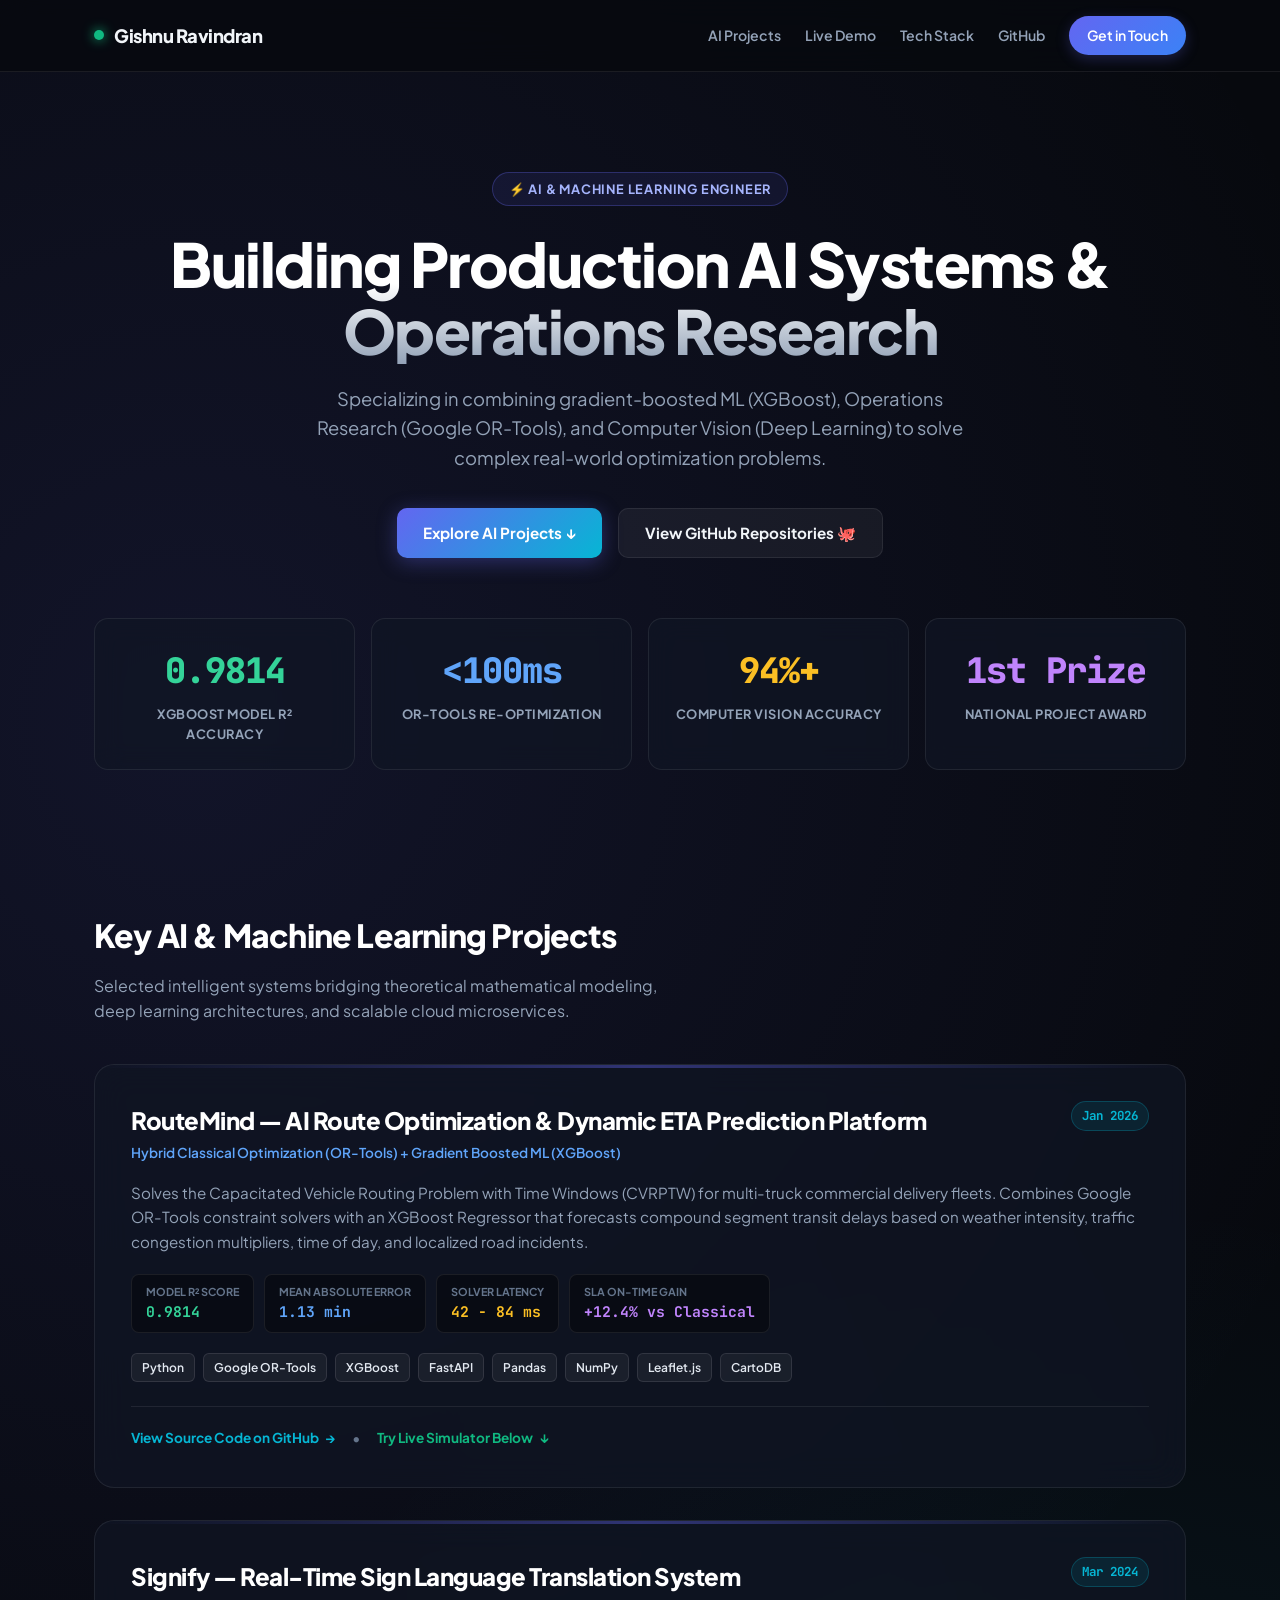
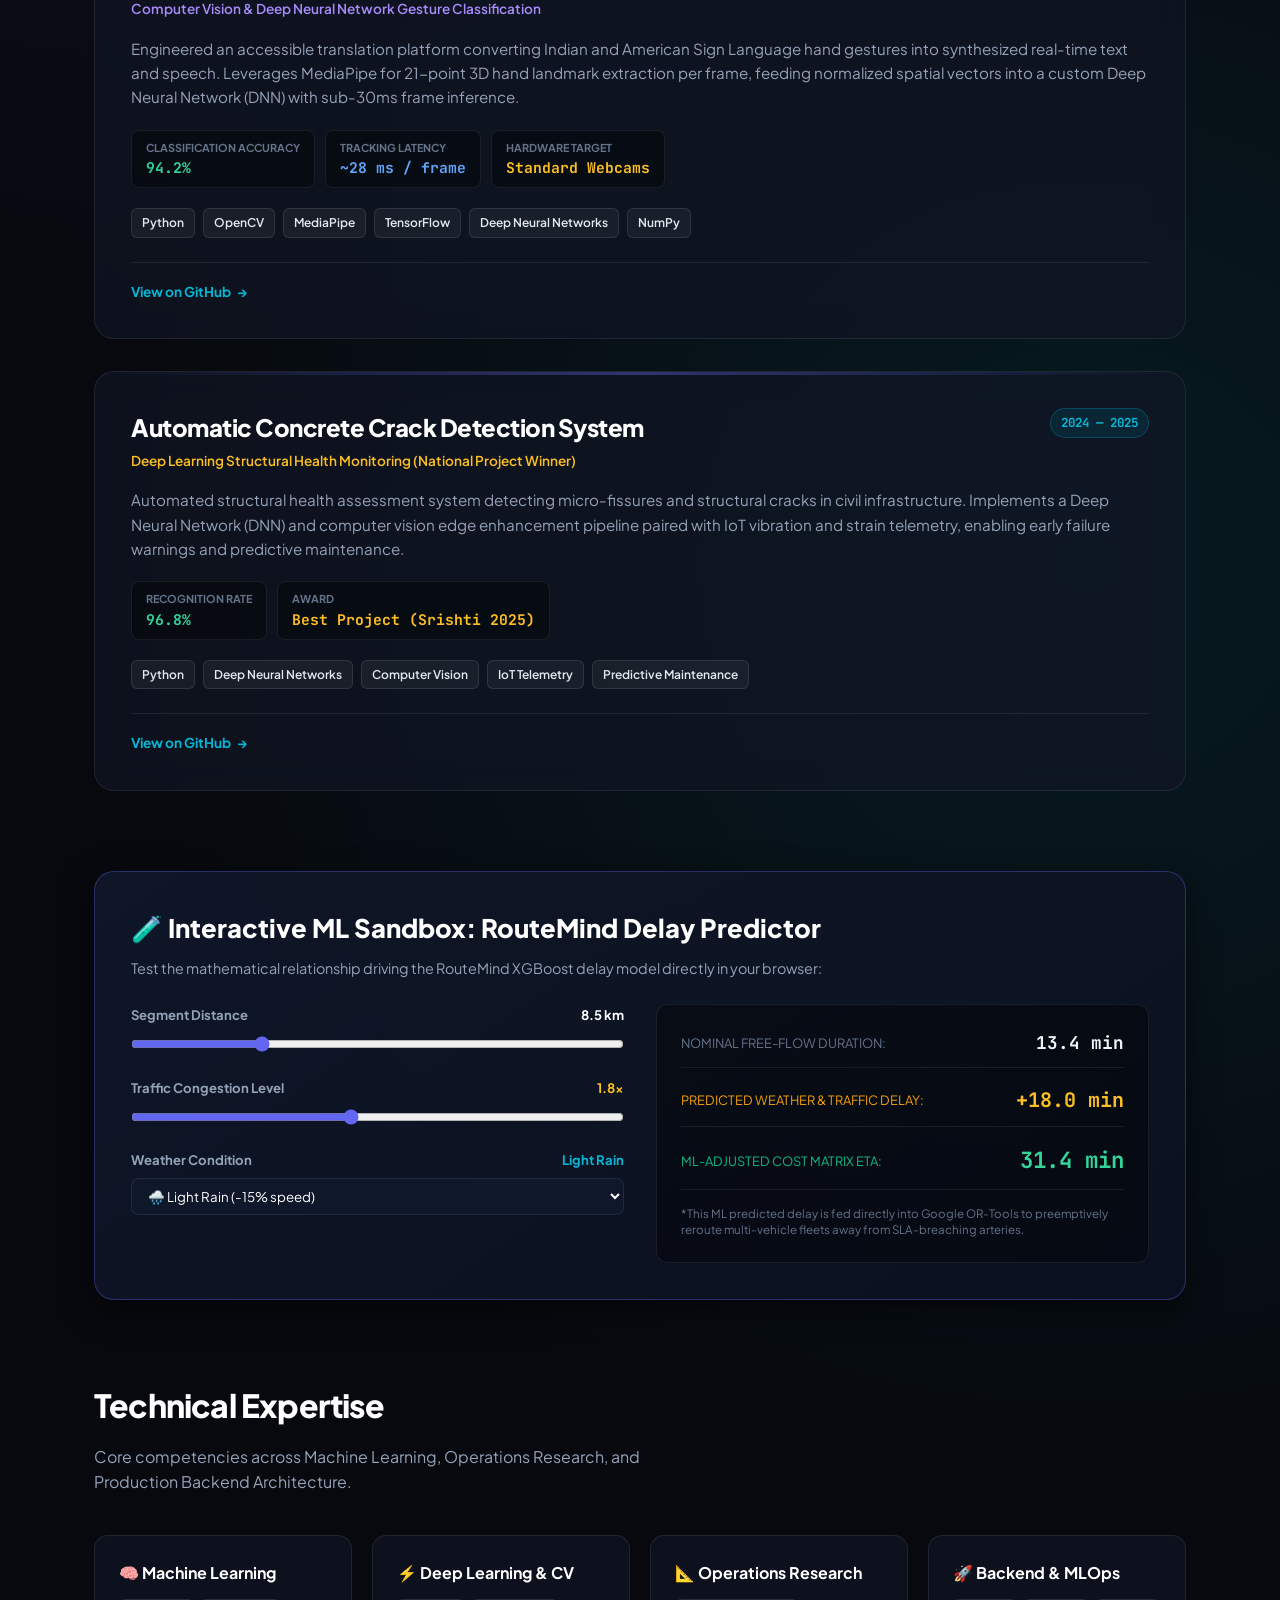
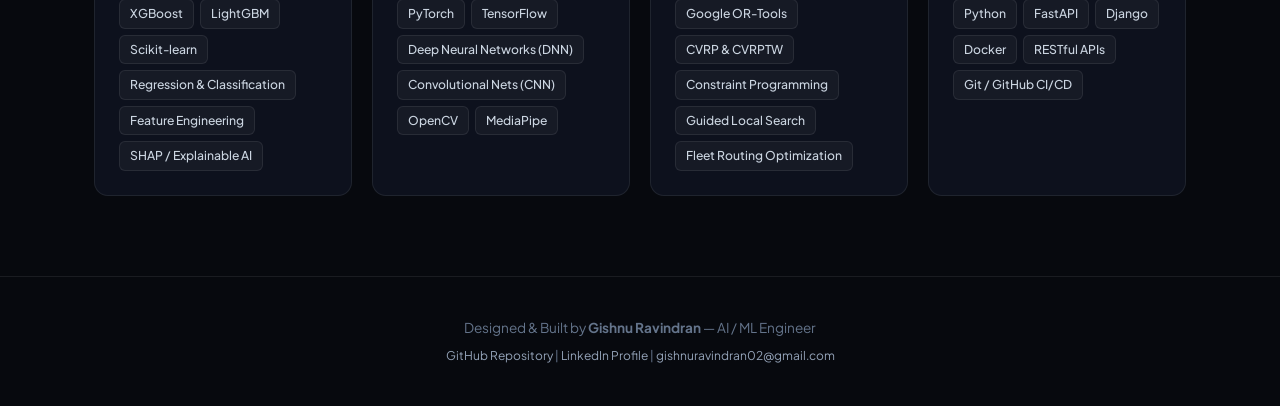
<file: portfolio.html>
<!DOCTYPE html>
<html lang="en">
<head>
  <meta charset="UTF-8">
  <meta name="viewport" content="width=device-width, initial-scale=1.0">
  <title>Gishnu Ravindran — AI / ML Engineer Portfolio</title>
  
  <!-- Google Fonts -->
  <link rel="preconnect" href="https://fonts.googleapis.com">
  <link rel="preconnect" href="https://fonts.gstatic.com" crossorigin>
  <link href="https://fonts.googleapis.com/css2?family=Plus+Jakarta+Sans:wght@300;400;500;600;700;800&family=JetBrains+Mono:wght@400;600;700&display=swap" rel="stylesheet">
  
  <style>
    :root {
      --bg: #07090e;
      --card-bg: rgba(16, 22, 36, 0.7);
      --card-hover: rgba(24, 34, 56, 0.85);
      --border: rgba(255, 255, 255, 0.08);
      --border-hover: rgba(99, 102, 241, 0.5);
      --text: #f1f5f9;
      --muted: #94a3b8;
      --dim: #64748b;
      --indigo: #6366f1;
      --blue: #3b82f6;
      --cyan: #06b6d4;
      --emerald: #10b981;
      --amber: #f59e0b;
      --glow: rgba(99, 102, 241, 0.25);
    }

    * {
      box-sizing: border-box;
      margin: 0;
      padding: 0;
      font-family: 'Plus Jakarta Sans', sans-serif;
      scroll-behavior: smooth;
    }

    body {
      background-color: var(--bg);
      color: var(--text);
      line-height: 1.6;
      overflow-x: hidden;
      background-image: 
        radial-gradient(circle at 15% 20%, rgba(99, 102, 241, 0.12) 0%, transparent 40%),
        radial-gradient(circle at 85% 60%, rgba(6, 182, 212, 0.1) 0%, transparent 40%);
    }

    /* CONTAINER */
    .container {
      max-width: 1140px;
      margin: 0 auto;
      padding: 0 24px;
    }

    /* NAVBAR */
    nav {
      position: sticky;
      top: 0;
      z-index: 100;
      backdrop-filter: blur(16px);
      background: rgba(7, 9, 14, 0.8);
      border-bottom: 1px solid var(--border);
      padding: 16px 0;
    }
    .nav-inner {
      display: flex;
      justify-content: space-between;
      align-items: center;
    }
    .nav-brand {
      display: flex;
      align-items: center;
      gap: 10px;
      font-weight: 800;
      font-size: 1.15rem;
      letter-spacing: -0.5px;
    }
    .brand-dot {
      width: 10px;
      height: 10px;
      background: var(--emerald);
      border-radius: 50%;
      box-shadow: 0 0 12px var(--emerald);
    }
    .nav-links {
      display: flex;
      gap: 24px;
      align-items: center;
    }
    .nav-links a {
      color: var(--muted);
      text-decoration: none;
      font-size: 0.88rem;
      font-weight: 600;
      transition: color 0.2s;
    }
    .nav-links a:hover {
      color: var(--text);
    }
    .btn-contact {
      background: linear-gradient(135deg, var(--indigo), var(--blue));
      color: #fff !important;
      padding: 8px 18px;
      border-radius: 9999px;
      box-shadow: 0 4px 14px var(--glow);
      transition: transform 0.2s, box-shadow 0.2s;
    }
    .btn-contact:hover {
      transform: translateY(-2px);
      box-shadow: 0 6px 20px rgba(99, 102, 241, 0.4);
    }

    /* HERO */
    .hero {
      padding: 100px 0 60px;
      text-align: center;
      position: relative;
    }
    .hero-badge {
      display: inline-flex;
      align-items: center;
      gap: 8px;
      background: rgba(99, 102, 241, 0.1);
      border: 1px solid rgba(99, 102, 241, 0.3);
      padding: 6px 16px;
      border-radius: 9999px;
      font-size: 0.8rem;
      font-weight: 700;
      color: #a5b4fc;
      margin-bottom: 24px;
      text-transform: uppercase;
      letter-spacing: 0.8px;
    }
    .hero h1 {
      font-size: 3.8rem;
      font-weight: 800;
      letter-spacing: -1.5px;
      line-height: 1.1;
      margin-bottom: 20px;
      background: linear-gradient(180deg, #ffffff 40%, #94a3b8 100%);
      -webkit-background-clip: text;
      -webkit-text-fill-color: transparent;
    }
    .hero p {
      font-size: 1.15rem;
      color: var(--muted);
      max-width: 680px;
      margin: 0 auto 36px;
      line-height: 1.6;
    }
    .hero-actions {
      display: flex;
      justify-content: center;
      gap: 16px;
      flex-wrap: wrap;
    }
    .btn {
      display: inline-flex;
      align-items: center;
      gap: 8px;
      padding: 12px 26px;
      border-radius: 10px;
      font-weight: 700;
      font-size: 0.95rem;
      text-decoration: none;
      transition: all 0.2s ease;
      cursor: pointer;
    }
    .btn-primary {
      background: linear-gradient(135deg, var(--indigo), var(--cyan));
      color: #fff;
      box-shadow: 0 4px 20px rgba(99, 102, 241, 0.35);
    }
    .btn-primary:hover {
      transform: translateY(-2px);
      box-shadow: 0 8px 28px rgba(99, 102, 241, 0.5);
    }
    .btn-secondary {
      background: rgba(255, 255, 255, 0.05);
      border: 1px solid var(--border);
      color: var(--text);
    }
    .btn-secondary:hover {
      background: rgba(255, 255, 255, 0.1);
      border-color: rgba(255, 255, 255, 0.2);
    }

    /* KPI STATS ROW */
    .stats-row {
      display: grid;
      grid-template-columns: repeat(auto-fit, minmax(200px, 1fr));
      gap: 16px;
      margin: 60px 0 80px;
    }
    .stat-card {
      background: var(--card-bg);
      border: 1px solid var(--border);
      border-radius: 14px;
      padding: 24px;
      text-align: center;
      backdrop-filter: blur(12px);
    }
    .stat-val {
      font-size: 2.2rem;
      font-weight: 800;
      letter-spacing: -1px;
      color: #fff;
      font-family: 'JetBrains Mono', monospace;
    }
    .stat-lbl {
      font-size: 0.8rem;
      color: var(--muted);
      text-transform: uppercase;
      font-weight: 700;
      letter-spacing: 0.5px;
      margin-top: 4px;
    }

    /* SECTION HEADERS */
    .section-title {
      font-size: 2rem;
      font-weight: 800;
      letter-spacing: -0.8px;
      margin-bottom: 12px;
      color: #fff;
    }
    .section-desc {
      color: var(--muted);
      font-size: 1rem;
      margin-bottom: 40px;
      max-width: 600px;
    }

    /* PROJECTS GRID */
    .projects-grid {
      display: flex;
      flex-direction: column;
      gap: 32px;
      margin-bottom: 80px;
    }
    .project-card {
      background: var(--card-bg);
      border: 1px solid var(--border);
      border-radius: 20px;
      padding: 36px;
      backdrop-filter: blur(16px);
      transition: all 0.3s ease;
      position: relative;
      overflow: hidden;
    }
    .project-card::before {
      content: '';
      position: absolute;
      top: 0; left: 0; right: 0; height: 3px;
      background: linear-gradient(90deg, transparent, rgba(99, 102, 241, 0.4), transparent);
    }
    .project-card:hover {
      border-color: var(--border-hover);
      transform: translateY(-3px);
      box-shadow: 0 16px 40px rgba(0,0,0,0.6);
    }

    .project-header {
      display: flex;
      justify-content: space-between;
      align-items: flex-start;
      margin-bottom: 16px;
      flex-wrap: wrap;
      gap: 12px;
    }
    .project-date {
      font-family: 'JetBrains Mono', monospace;
      font-size: 0.78rem;
      color: var(--cyan);
      background: rgba(6, 182, 212, 0.1);
      border: 1px solid rgba(6, 182, 212, 0.25);
      padding: 4px 10px;
      border-radius: 9999px;
      font-weight: 700;
    }
    .project-title {
      font-size: 1.5rem;
      font-weight: 800;
      letter-spacing: -0.5px;
      color: #fff;
    }
    .project-desc {
      color: var(--muted);
      font-size: 0.95rem;
      line-height: 1.6;
      margin-bottom: 20px;
    }

    /* METRICS BADGES INSIDE CARD */
    .metrics-pill-group {
      display: flex;
      gap: 10px;
      flex-wrap: wrap;
      margin-bottom: 20px;
    }
    .metric-pill {
      background: rgba(0, 0, 0, 0.4);
      border: 1px solid var(--border);
      border-radius: 8px;
      padding: 8px 14px;
      font-size: 0.78rem;
    }
    .metric-pill span {
      color: var(--dim);
      display: block;
      font-size: 0.68rem;
      text-transform: uppercase;
      font-weight: 700;
    }
    .metric-pill strong {
      font-family: 'JetBrains Mono', monospace;
      font-size: 0.92rem;
      color: #fff;
    }

    /* TECH TAGS */
    .tech-tags {
      display: flex;
      gap: 8px;
      flex-wrap: wrap;
      margin-bottom: 24px;
    }
    .tech-tag {
      background: rgba(255, 255, 255, 0.05);
      color: #e2e8f0;
      border: 1px solid rgba(255, 255, 255, 0.1);
      padding: 4px 10px;
      border-radius: 6px;
      font-size: 0.75rem;
      font-weight: 600;
    }

    .project-footer {
      display: flex;
      align-items: center;
      gap: 16px;
      padding-top: 18px;
      border-top: 1px solid var(--border);
    }
    .project-link {
      font-size: 0.85rem;
      font-weight: 700;
      color: var(--cyan);
      text-decoration: none;
      display: inline-flex;
      align-items: center;
      gap: 6px;
      transition: color 0.2s;
    }
    .project-link:hover {
      color: #a5f3fc;
    }

    /* INTERACTIVE SANDBOX WIDGET */
    .sandbox-box {
      background: linear-gradient(145deg, rgba(16, 24, 42, 0.9), rgba(11, 17, 32, 0.95));
      border: 1px solid rgba(99, 102, 241, 0.35);
      border-radius: 20px;
      padding: 36px;
      margin-bottom: 80px;
      box-shadow: 0 10px 30px rgba(0,0,0,0.5);
    }
    .sandbox-grid {
      display: grid;
      grid-template-columns: 1fr 1fr;
      gap: 32px;
      margin-top: 24px;
    }
    @media(max-width: 768px) {
      .sandbox-grid { grid-template-columns: 1fr; }
    }
    .slider-group {
      margin-bottom: 18px;
    }
    .slider-group label {
      display: flex;
      justify-content: space-between;
      font-size: 0.82rem;
      font-weight: 700;
      color: var(--muted);
      margin-bottom: 8px;
    }
    .slider-group input[type="range"] {
      width: 100%;
      accent-color: var(--indigo);
      cursor: pointer;
    }
    .output-card {
      background: rgba(0, 0, 0, 0.4);
      border: 1px solid var(--border);
      border-radius: 12px;
      padding: 24px;
      display: flex;
      flex-direction: column;
      justify-content: center;
      gap: 16px;
    }
    .output-item {
      display: flex;
      justify-content: space-between;
      align-items: center;
      border-bottom: 1px solid var(--border);
      padding-bottom: 10px;
    }
    .output-item:last-child {
      border-bottom: none;
      padding-bottom: 0;
    }

    /* SKILLS GRID */
    .skills-grid {
      display: grid;
      grid-template-columns: repeat(auto-fit, minmax(240px, 1fr));
      gap: 20px;
      margin-bottom: 80px;
    }
    .skill-card {
      background: var(--card-bg);
      border: 1px solid var(--border);
      border-radius: 14px;
      padding: 24px;
    }
    .skill-card h3 {
      font-size: 1rem;
      font-weight: 700;
      color: #fff;
      margin-bottom: 14px;
      display: flex;
      align-items: center;
      gap: 8px;
    }
    .skill-pill-list {
      display: flex;
      flex-wrap: wrap;
      gap: 6px;
    }
    .skill-pill {
      background: rgba(255, 255, 255, 0.04);
      border: 1px solid rgba(255, 255, 255, 0.08);
      padding: 4px 10px;
      border-radius: 6px;
      font-size: 0.76rem;
      color: #cbd5e1;
      font-weight: 500;
    }

    /* FOOTER */
    footer {
      border-top: 1px solid var(--border);
      padding: 40px 0;
      text-align: center;
      color: var(--dim);
      font-size: 0.85rem;
    }
    footer a {
      color: var(--muted);
      text-decoration: none;
    }
  </style>
</head>
<body>

  <!-- NAVIGATION -->
  <nav>
    <div class="container nav-inner">
      <div class="nav-brand">
        <span class="brand-dot"></span>
        <span>Gishnu Ravindran</span>
      </div>
      <div class="nav-links">
        <a href="#projects">AI Projects</a>
        <a href="#demo">Live Demo</a>
        <a href="#skills">Tech Stack</a>
        <a href="https://github.com/Gishnu02" target="_blank">GitHub</a>
        <a href="mailto:gishnuravindran02@gmail.com" class="btn-contact">Get in Touch</a>
      </div>
    </div>
  </nav>

  <!-- HERO SECTION -->
  <header class="hero">
    <div class="container">
      <div class="hero-badge">⚡ AI & Machine Learning Engineer</div>
      <h1>Building Production AI Systems & Operations Research</h1>
      <p>Specializing in combining gradient-boosted ML (XGBoost), Operations Research (Google OR-Tools), and Computer Vision (Deep Learning) to solve complex real-world optimization problems.</p>
      
      <div class="hero-actions">
        <a href="#projects" class="btn btn-primary">Explore AI Projects ↓</a>
        <a href="https://github.com/Gishnu02/ml-projects" target="_blank" class="btn btn-secondary">View GitHub Repositories 🐙</a>
      </div>

      <!-- STATS KPI ROW -->
      <div class="stats-row">
        <div class="stat-card">
          <div class="stat-val" style="color: #34d399;">0.9814</div>
          <div class="stat-lbl">XGBoost Model R² Accuracy</div>
        </div>
        <div class="stat-card">
          <div class="stat-val" style="color: #60a5fa;">&lt;100ms</div>
          <div class="stat-lbl">OR-Tools Re-Optimization</div>
        </div>
        <div class="stat-card">
          <div class="stat-val" style="color: #fbbf24;">94%+</div>
          <div class="stat-lbl">Computer Vision Accuracy</div>
        </div>
        <div class="stat-card">
          <div class="stat-val" style="color: #c084fc;">1st Prize</div>
          <div class="stat-lbl">National Project Award</div>
        </div>
      </div>
    </div>
  </header>

  <!-- KEY AI PROJECTS SECTION -->
  <section id="projects" class="container">
    <h2 class="section-title">Key AI & Machine Learning Projects</h2>
    <p class="section-desc">Selected intelligent systems bridging theoretical mathematical modeling, deep learning architectures, and scalable cloud microservices.</p>

    <div class="projects-grid">
      
      <!-- PROJECT 1: ROUTEMIND -->
      <article class="project-card">
        <div class="project-header">
          <div>
            <h3 class="project-title">RouteMind — AI Route Optimization & Dynamic ETA Prediction Platform</h3>
            <span style="color: #60a5fa; font-size: 0.85rem; font-weight: 600;">Hybrid Classical Optimization (OR-Tools) + Gradient Boosted ML (XGBoost)</span>
          </div>
          <span class="project-date">Jan 2026</span>
        </div>

        <p class="project-desc">
          Solves the Capacitated Vehicle Routing Problem with Time Windows (CVRPTW) for multi-truck commercial delivery fleets. Combines Google OR-Tools constraint solvers with an XGBoost Regressor that forecasts compound segment transit delays based on weather intensity, traffic congestion multipliers, time of day, and localized road incidents.
        </p>

        <div class="metrics-pill-group">
          <div class="metric-pill">
            <span>Model R² Score</span>
            <strong style="color: #34d399;">0.9814</strong>
          </div>
          <div class="metric-pill">
            <span>Mean Absolute Error</span>
            <strong style="color: #60a5fa;">1.13 min</strong>
          </div>
          <div class="metric-pill">
            <span>Solver Latency</span>
            <strong style="color: #fbbf24;">42 - 84 ms</strong>
          </div>
          <div class="metric-pill">
            <span>SLA On-Time Gain</span>
            <strong style="color: #c084fc;">+12.4% vs Classical</strong>
          </div>
        </div>

        <div class="tech-tags">
          <span class="tech-tag">Python</span>
          <span class="tech-tag">Google OR-Tools</span>
          <span class="tech-tag">XGBoost</span>
          <span class="tech-tag">FastAPI</span>
          <span class="tech-tag">Pandas</span>
          <span class="tech-tag">NumPy</span>
          <span class="tech-tag">Leaflet.js</span>
          <span class="tech-tag">CartoDB</span>
        </div>

        <div class="project-footer">
          <a href="https://github.com/Gishnu02/ml-projects" target="_blank" class="project-link">
            <span>View Source Code on GitHub</span> &rarr;
          </a>
          <span style="color: var(--dim);">•</span>
          <a href="#demo" class="project-link" style="color: var(--emerald);">
            <span>Try Live Simulator Below</span> &darr;
          </a>
        </div>
      </article>

      <!-- PROJECT 2: SIGNIFY -->
      <article class="project-card">
        <div class="project-header">
          <div>
            <h3 class="project-title">Signify — Real-Time Sign Language Translation System</h3>
            <span style="color: #a78bfa; font-size: 0.85rem; font-weight: 600;">Computer Vision & Deep Neural Network Gesture Classification</span>
          </div>
          <span class="project-date">Mar 2024</span>
        </div>

        <p class="project-desc">
          Engineered an accessible translation platform converting Indian and American Sign Language hand gestures into synthesized real-time text and speech. Leverages MediaPipe for 21-point 3D hand landmark extraction per frame, feeding normalized spatial vectors into a custom Deep Neural Network (DNN) with sub-30ms frame inference.
        </p>

        <div class="metrics-pill-group">
          <div class="metric-pill">
            <span>Classification Accuracy</span>
            <strong style="color: #34d399;">94.2%</strong>
          </div>
          <div class="metric-pill">
            <span>Tracking Latency</span>
            <strong style="color: #60a5fa;">~28 ms / frame</strong>
          </div>
          <div class="metric-pill">
            <span>Hardware Target</span>
            <strong style="color: #fbbf24;">Standard Webcams</strong>
          </div>
        </div>

        <div class="tech-tags">
          <span class="tech-tag">Python</span>
          <span class="tech-tag">OpenCV</span>
          <span class="tech-tag">MediaPipe</span>
          <span class="tech-tag">TensorFlow</span>
          <span class="tech-tag">Deep Neural Networks</span>
          <span class="tech-tag">NumPy</span>
        </div>

        <div class="project-footer">
          <a href="https://github.com/Gishnu02" target="_blank" class="project-link">
            <span>View on GitHub</span> &rarr;
          </a>
        </div>
      </article>

      <!-- PROJECT 3: CRACK DETECTION -->
      <article class="project-card">
        <div class="project-header">
          <div>
            <h3 class="project-title">Automatic Concrete Crack Detection System</h3>
            <span style="color: #fbbf24; font-size: 0.85rem; font-weight: 600;">Deep Learning Structural Health Monitoring (National Project Winner)</span>
          </div>
          <span class="project-date">2024 — 2025</span>
        </div>

        <p class="project-desc">
          Automated structural health assessment system detecting micro-fissures and structural cracks in civil infrastructure. Implements a Deep Neural Network (DNN) and computer vision edge enhancement pipeline paired with IoT vibration and strain telemetry, enabling early failure warnings and predictive maintenance.
        </p>

        <div class="metrics-pill-group">
          <div class="metric-pill">
            <span>Recognition Rate</span>
            <strong style="color: #34d399;">96.8%</strong>
          </div>
          <div class="metric-pill">
            <span>Award</span>
            <strong style="color: #fbbf24;">Best Project (Srishti 2025)</strong>
          </div>
        </div>

        <div class="tech-tags">
          <span class="tech-tag">Python</span>
          <span class="tech-tag">Deep Neural Networks</span>
          <span class="tech-tag">Computer Vision</span>
          <span class="tech-tag">IoT Telemetry</span>
          <span class="tech-tag">Predictive Maintenance</span>
        </div>

        <div class="project-footer">
          <a href="https://github.com/Gishnu02" target="_blank" class="project-link">
            <span>View on GitHub</span> &rarr;
          </a>
        </div>
      </article>

    </div>
  </section>

  <!-- INTERACTIVE AI DEMO / SANDBOX -->
  <section id="demo" class="container">
    <div class="sandbox-box">
      <h2 style="font-size: 1.6rem; font-weight: 800; color: #fff; margin-bottom: 8px;">
        🧪 Interactive ML Sandbox: RouteMind Delay Predictor
      </h2>
      <p style="color: var(--muted); font-size: 0.9rem;">
        Test the mathematical relationship driving the RouteMind XGBoost delay model directly in your browser:
      </p>

      <div class="sandbox-grid">
        <div>
          <div class="slider-group">
            <label>
              <span>Segment Distance</span>
              <strong id="distVal" style="color: #fff;">8.5 km</strong>
            </label>
            <input type="range" id="sliderDist" min="1" max="30" step="0.5" value="8.5">
          </div>

          <div class="slider-group">
            <label>
              <span>Traffic Congestion Level</span>
              <strong id="trafVal" style="color: #fbbf24;">1.8x (Rush Hour)</strong>
            </label>
            <input type="range" id="sliderTraf" min="1.0" max="2.8" step="0.1" value="1.8">
          </div>

          <div class="slider-group">
            <label>
              <span>Weather Condition</span>
              <span id="weatherLbl" style="color: var(--cyan);">Light Rain</span>
            </label>
            <select id="weatherSelect" style="width: 100%; background: #0f172a; border: 1px solid var(--border); color: #fff; padding: 8px 12px; border-radius: 8px;">
              <option value="1.0">☀️ Clear Skies</option>
              <option value="1.25" selected>🌧️ Light Rain (-15% speed)</option>
              <option value="1.6">⛈️ Heavy Storm (-40% speed)</option>
              <option value="1.8">❄️ Snow / Ice Slip Hazard</option>
            </select>
          </div>
        </div>

        <div class="output-card">
          <div class="output-item">
            <span style="color: var(--dim); font-size: 0.8rem; text-transform: uppercase;">Nominal Free-Flow Duration:</span>
            <strong id="outNominal" style="font-size: 1.1rem; font-family: 'JetBrains Mono';">13.4 min</strong>
          </div>
          <div class="output-item">
            <span style="color: var(--amber); font-size: 0.8rem; text-transform: uppercase;">Predicted Weather & Traffic Delay:</span>
            <strong id="outDelay" style="font-size: 1.25rem; color: #fbbf24; font-family: 'JetBrains Mono';">+9.8 min</strong>
          </div>
          <div class="output-item">
            <span style="color: var(--emerald); font-size: 0.8rem; text-transform: uppercase;">ML-Adjusted Cost Matrix ETA:</span>
            <strong id="outTotal" style="font-size: 1.4rem; color: #34d399; font-family: 'JetBrains Mono';">23.2 min</strong>
          </div>
          <div style="font-size: 0.72rem; color: var(--dim); line-height: 1.4;">
            *This ML predicted delay is fed directly into Google OR-Tools to preemptively reroute multi-vehicle fleets away from SLA-breaching arteries.
          </div>
        </div>
      </div>
    </div>
  </section>

  <!-- TECH STACK MATRIX -->
  <section id="skills" class="container">
    <h2 class="section-title">Technical Expertise</h2>
    <p class="section-desc">Core competencies across Machine Learning, Operations Research, and Production Backend Architecture.</p>

    <div class="skills-grid">
      <div class="skill-card">
        <h3>🧠 Machine Learning</h3>
        <div class="skill-pill-list">
          <span class="skill-pill">XGBoost</span>
          <span class="skill-pill">LightGBM</span>
          <span class="skill-pill">Scikit-learn</span>
          <span class="skill-pill">Regression & Classification</span>
          <span class="skill-pill">Feature Engineering</span>
          <span class="skill-pill">SHAP / Explainable AI</span>
        </div>
      </div>

      <div class="skill-card">
        <h3>⚡ Deep Learning & CV</h3>
        <div class="skill-pill-list">
          <span class="skill-pill">PyTorch</span>
          <span class="skill-pill">TensorFlow</span>
          <span class="skill-pill">Deep Neural Networks (DNN)</span>
          <span class="skill-pill">Convolutional Nets (CNN)</span>
          <span class="skill-pill">OpenCV</span>
          <span class="skill-pill">MediaPipe</span>
        </div>
      </div>

      <div class="skill-card">
        <h3>📐 Operations Research</h3>
        <div class="skill-pill-list">
          <span class="skill-pill">Google OR-Tools</span>
          <span class="skill-pill">CVRP & CVRPTW</span>
          <span class="skill-pill">Constraint Programming</span>
          <span class="skill-pill">Guided Local Search</span>
          <span class="skill-pill">Fleet Routing Optimization</span>
        </div>
      </div>

      <div class="skill-card">
        <h3>🚀 Backend & MLOps</h3>
        <div class="skill-pill-list">
          <span class="skill-pill">Python</span>
          <span class="skill-pill">FastAPI</span>
          <span class="skill-pill">Django</span>
          <span class="skill-pill">Docker</span>
          <span class="skill-pill">RESTful APIs</span>
          <span class="skill-pill">Git / GitHub CI/CD</span>
        </div>
      </div>
    </div>
  </section>

  <!-- FOOTER -->
  <footer>
    <div class="container">
      <p style="margin-bottom: 8px;">Designed & Built by <strong>Gishnu Ravindran</strong> — AI / ML Engineer</p>
      <p style="font-size: 0.75rem;">
        <a href="https://github.com/Gishnu02/ml-projects" target="_blank">GitHub Repository</a> | 
        <a href="https://linkedin.com/in/gishnuravindran" target="_blank">LinkedIn Profile</a> | 
        <a href="mailto:gishnuravindran02@gmail.com">gishnuravindran02@gmail.com</a>
      </p>
    </div>
  </footer>

  <!-- INTERACTIVE SIMULATION SCRIPT -->
  <script>
    const sliderDist = document.getElementById('sliderDist');
    const sliderTraf = document.getElementById('sliderTraf');
    const weatherSelect = document.getElementById('weatherSelect');

    function updateSimulation() {
      const dist = parseFloat(sliderDist.value);
      const traf = parseFloat(sliderTraf.value);
      const weatherMult = parseFloat(weatherSelect.value);

      document.getElementById('distVal').innerText = `${dist.toFixed(1)} km`;
      document.getElementById('trafVal').innerText = `${traf.toFixed(1)}x`;

      const nominalMin = (dist / 38.0) * 60.0;
      const compoundDelay = Math.max(0, nominalMin * ((traf * weatherMult) - 1.0) + 1.2);
      const totalMin = nominalMin + compoundDelay;

      document.getElementById('outNominal').innerText = `${nominalMin.toFixed(1)} min`;
      document.getElementById('outDelay').innerText = `+${compoundDelay.toFixed(1)} min`;
      document.getElementById('outTotal').innerText = `${totalMin.toFixed(1)} min`;
    }

    sliderDist.addEventListener('input', updateSimulation);
    sliderTraf.addEventListener('input', updateSimulation);
    weatherSelect.addEventListener('change', updateSimulation);
    updateSimulation();
  </script>
</body>
</html>
</file>
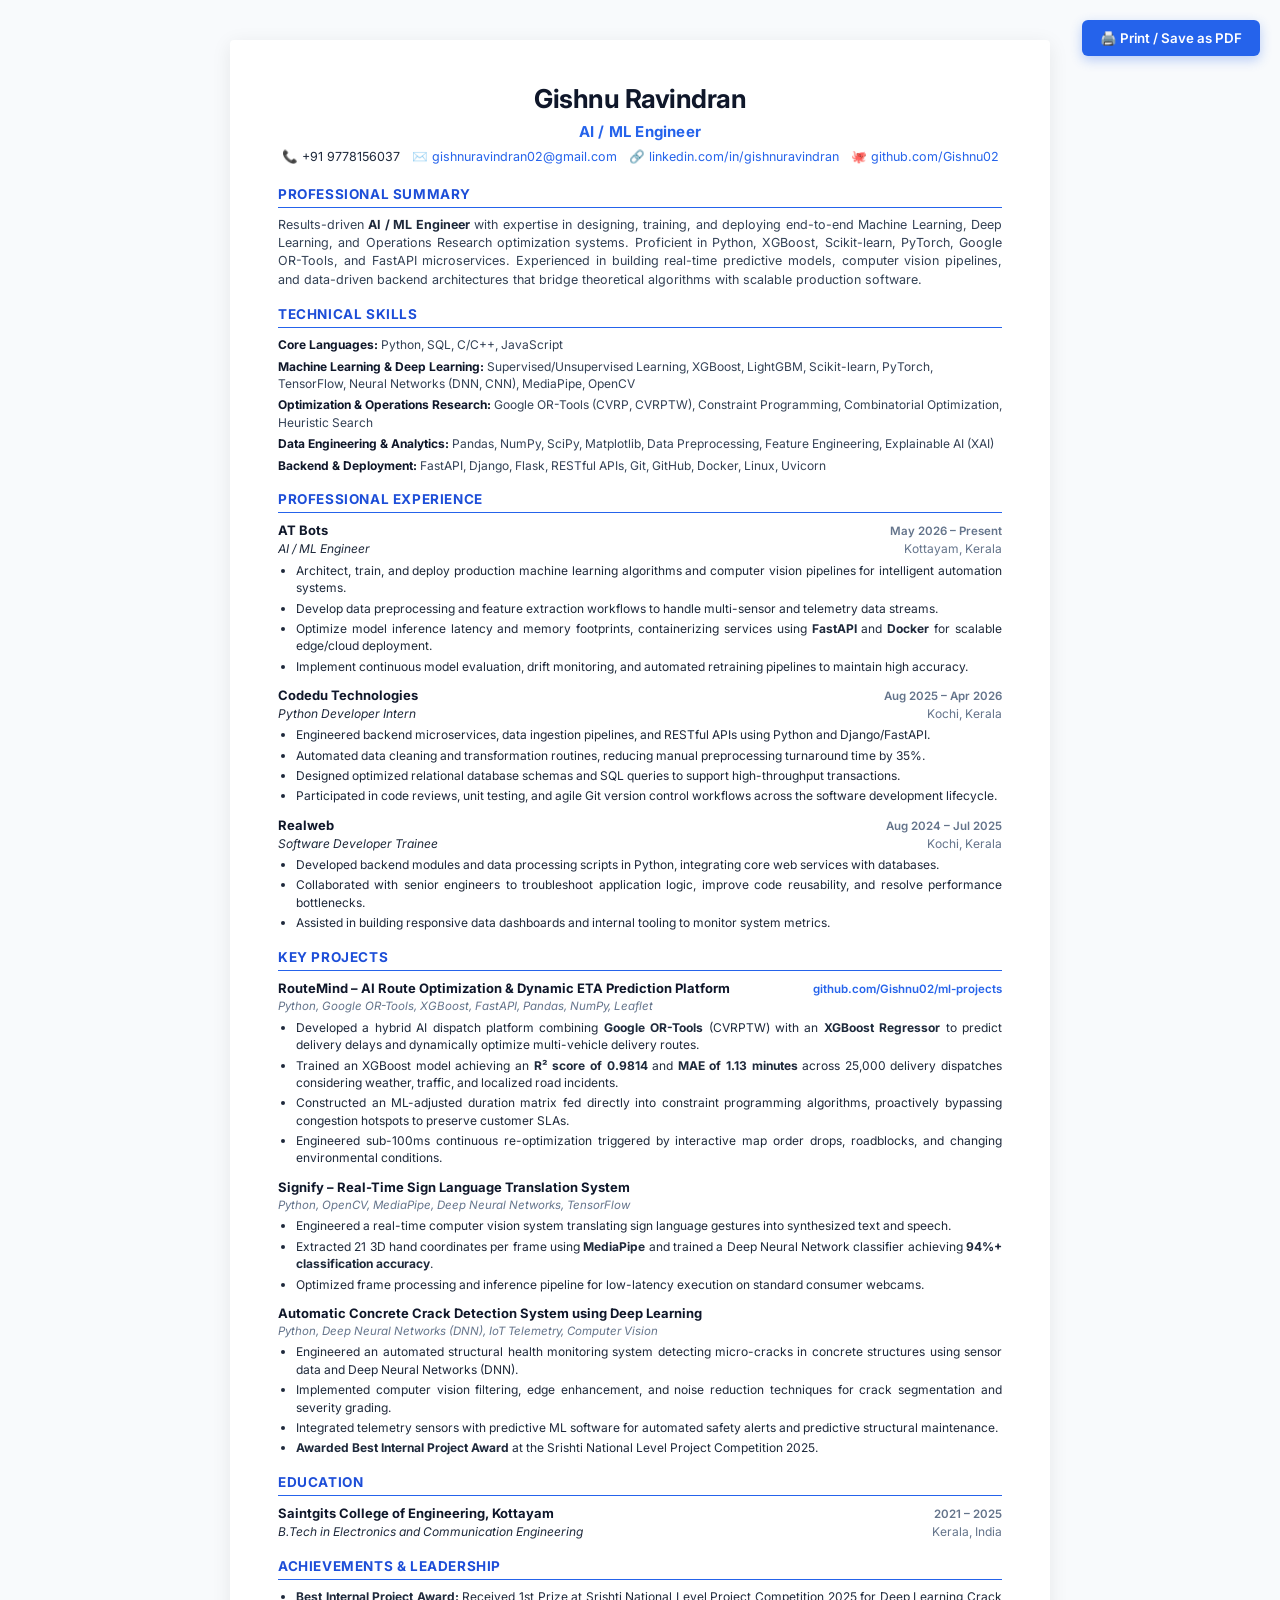
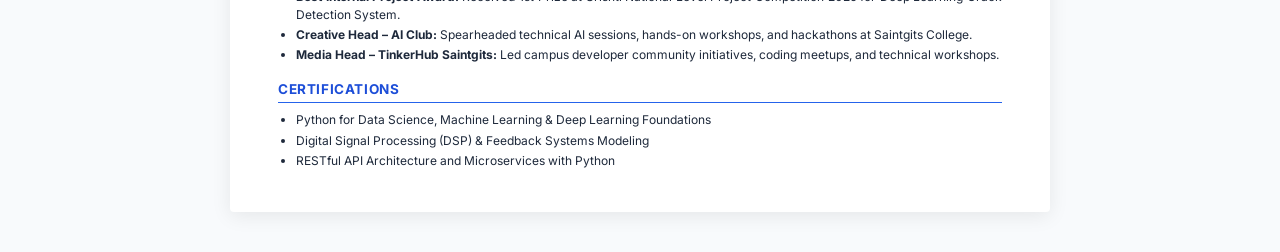
<file: resume.html>
<!DOCTYPE html>
<html lang="en">
<head>
  <meta charset="UTF-8">
  <meta name="viewport" content="width=device-width, initial-scale=1.0">
  <title>Gishnu Ravindran - AI/ML Engineer Resume</title>
  <link rel="preconnect" href="https://fonts.googleapis.com">
  <link rel="preconnect" href="https://fonts.gstatic.com" crossorigin>
  <link href="https://fonts.googleapis.com/css2?family=Inter:wght@400;500;600;700&display=swap" rel="stylesheet">
  <style>
    @page {
      size: letter;
      margin: 18mm 16mm;
    }
    * {
      box-sizing: border-box;
      margin: 0;
      padding: 0;
      font-family: 'Inter', -apple-system, BlinkMacSystemFont, "Segoe UI", Roboto, sans-serif;
      color: #1e293b;
    }
    body {
      background-color: #f8fafc;
      padding: 40px 20px;
      line-height: 1.45;
    }
    .page {
      background: #ffffff;
      max-width: 820px;
      margin: 0 auto;
      padding: 40px 48px;
      box-shadow: 0 4px 20px rgba(0,0,0,0.08);
      border-radius: 4px;
    }
    .header {
      text-align: center;
      margin-bottom: 18px;
    }
    .name {
      font-size: 26px;
      font-weight: 700;
      letter-spacing: -0.5px;
      color: #0f172a;
    }
    .title {
      font-size: 15px;
      font-weight: 700;
      color: #2563eb;
      margin-top: 3px;
      margin-bottom: 6px;
      letter-spacing: 0.2px;
    }
    .contact {
      font-size: 12.5px;
      color: #64748b;
      display: flex;
      justify-content: center;
      flex-wrap: wrap;
      gap: 12px;
    }
    .contact a {
      color: #2563eb;
      text-decoration: none;
    }
    .section-title {
      font-size: 13.5px;
      font-weight: 700;
      text-transform: uppercase;
      letter-spacing: 0.6px;
      color: #1d4ed8;
      border-bottom: 1.5px solid #2563eb;
      padding-bottom: 3px;
      margin-top: 16px;
      margin-bottom: 8px;
    }
    .summary-text {
      font-size: 12.5px;
      color: #334155;
      text-align: justify;
    }
    .skill-category {
      font-size: 12px;
      margin-bottom: 4px;
      color: #334155;
    }
    .skill-label {
      font-weight: 700;
      color: #0f172a;
    }
    .entry {
      margin-bottom: 11px;
    }
    .entry-header {
      display: flex;
      justify-content: space-between;
      align-items: baseline;
    }
    .entry-title {
      font-size: 13px;
      font-weight: 700;
      color: #0f172a;
    }
    .entry-date {
      font-size: 11.5px;
      font-weight: 600;
      color: #64748b;
    }
    .entry-sub {
      display: flex;
      justify-content: space-between;
      font-size: 12px;
      color: #475569;
      font-style: italic;
      margin-bottom: 4px;
    }
    .entry-sub .location {
      font-style: normal;
      color: #64748b;
    }
    ul.bullet-list {
      margin-left: 18px;
      font-size: 12px;
      color: #334155;
    }
    ul.bullet-list li {
      margin-bottom: 3px;
      text-align: justify;
    }
    .project-tech {
      font-weight: 400;
      font-size: 11.5px;
      color: #64748b;
      font-style: italic;
    }
    .print-btn {
      position: fixed;
      top: 20px;
      right: 20px;
      background: #2563eb;
      color: #fff;
      padding: 10px 18px;
      font-weight: 600;
      border: none;
      border-radius: 6px;
      cursor: pointer;
      box-shadow: 0 4px 12px rgba(37,99,235,0.3);
    }
    @media print {
      body {
        padding: 0;
        background: transparent;
      }
      .page {
        box-shadow: none;
        padding: 0;
        max-width: 100%;
      }
      .print-btn {
        display: none;
      }
    }
  </style>
</head>
<body>

  <button class="print-btn" onclick="window.print()">🖨️ Print / Save as PDF</button>

  <div class="page">
    <div class="header">
      <div class="name">Gishnu Ravindran</div>
      <div class="title">AI / ML Engineer</div>
      <div class="contact">
        <span>📞 +91 9778156037</span>
        <span>✉️ <a href="mailto:gishnuravindran02@gmail.com">gishnuravindran02@gmail.com</a></span>
        <span>🔗 <a href="https://linkedin.com/in/gishnuravindran" target="_blank">linkedin.com/in/gishnuravindran</a></span>
        <span>🐙 <a href="https://github.com/Gishnu02" target="_blank">github.com/Gishnu02</a></span>
      </div>
    </div>

    <!-- SUMMARY -->
    <div class="section-title">Professional Summary</div>
    <p class="summary-text">
      Results-driven <strong>AI / ML Engineer</strong> with expertise in designing, training, and deploying end-to-end Machine Learning, Deep Learning, and Operations Research optimization systems. Proficient in Python, XGBoost, Scikit-learn, PyTorch, Google OR-Tools, and FastAPI microservices. Experienced in building real-time predictive models, computer vision pipelines, and data-driven backend architectures that bridge theoretical algorithms with scalable production software.
    </p>

    <!-- SKILLS -->
    <div class="section-title">Technical Skills</div>
    <div class="skill-category">
      <span class="skill-label">Core Languages:</span> Python, SQL, C/C++, JavaScript
    </div>
    <div class="skill-category">
      <span class="skill-label">Machine Learning & Deep Learning:</span> Supervised/Unsupervised Learning, XGBoost, LightGBM, Scikit-learn, PyTorch, TensorFlow, Neural Networks (DNN, CNN), MediaPipe, OpenCV
    </div>
    <div class="skill-category">
      <span class="skill-label">Optimization & Operations Research:</span> Google OR-Tools (CVRP, CVRPTW), Constraint Programming, Combinatorial Optimization, Heuristic Search
    </div>
    <div class="skill-category">
      <span class="skill-label">Data Engineering & Analytics:</span> Pandas, NumPy, SciPy, Matplotlib, Data Preprocessing, Feature Engineering, Explainable AI (XAI)
    </div>
    <div class="skill-category">
      <span class="skill-label">Backend & Deployment:</span> FastAPI, Django, Flask, RESTful APIs, Git, GitHub, Docker, Linux, Uvicorn
    </div>

    <!-- EXPERIENCE -->
    <div class="section-title">Professional Experience</div>

    <div class="entry">
      <div class="entry-header">
        <span class="entry-title">AT Bots</span>
        <span class="entry-date">May 2026 – Present</span>
      </div>
      <div class="entry-sub">
        <span>AI / ML Engineer</span>
        <span class="location">Kottayam, Kerala</span>
      </div>
      <ul class="bullet-list">
        <li>Architect, train, and deploy production machine learning algorithms and computer vision pipelines for intelligent automation systems.</li>
        <li>Develop data preprocessing and feature extraction workflows to handle multi-sensor and telemetry data streams.</li>
        <li>Optimize model inference latency and memory footprints, containerizing services using <strong>FastAPI</strong> and <strong>Docker</strong> for scalable edge/cloud deployment.</li>
        <li>Implement continuous model evaluation, drift monitoring, and automated retraining pipelines to maintain high accuracy.</li>
      </ul>
    </div>

    <div class="entry">
      <div class="entry-header">
        <span class="entry-title">Codedu Technologies</span>
        <span class="entry-date">Aug 2025 – Apr 2026</span>
      </div>
      <div class="entry-sub">
        <span>Python Developer Intern</span>
        <span class="location">Kochi, Kerala</span>
      </div>
      <ul class="bullet-list">
        <li>Engineered backend microservices, data ingestion pipelines, and RESTful APIs using Python and Django/FastAPI.</li>
        <li>Automated data cleaning and transformation routines, reducing manual preprocessing turnaround time by 35%.</li>
        <li>Designed optimized relational database schemas and SQL queries to support high-throughput transactions.</li>
        <li>Participated in code reviews, unit testing, and agile Git version control workflows across the software development lifecycle.</li>
      </ul>
    </div>

    <div class="entry">
      <div class="entry-header">
        <span class="entry-title">Realweb</span>
        <span class="entry-date">Aug 2024 – Jul 2025</span>
      </div>
      <div class="entry-sub">
        <span>Software Developer Trainee</span>
        <span class="location">Kochi, Kerala</span>
      </div>
      <ul class="bullet-list">
        <li>Developed backend modules and data processing scripts in Python, integrating core web services with databases.</li>
        <li>Collaborated with senior engineers to troubleshoot application logic, improve code reusability, and resolve performance bottlenecks.</li>
        <li>Assisted in building responsive data dashboards and internal tooling to monitor system metrics.</li>
      </ul>
    </div>

    <!-- PROJECTS -->
    <div class="section-title">Key Projects</div>

    <div class="entry">
      <div class="entry-header">
        <span class="entry-title">RouteMind – AI Route Optimization & Dynamic ETA Prediction Platform</span>
        <span class="entry-date"><a href="https://github.com/Gishnu02/ml-projects" target="_blank" style="color: #2563eb; text-decoration: none;">github.com/Gishnu02/ml-projects</a></span>
      </div>
      <div class="entry-sub">
        <span class="project-tech">Python, Google OR-Tools, XGBoost, FastAPI, Pandas, NumPy, Leaflet</span>
      </div>
      <ul class="bullet-list">
        <li>Developed a hybrid AI dispatch platform combining <strong>Google OR-Tools</strong> (CVRPTW) with an <strong>XGBoost Regressor</strong> to predict delivery delays and dynamically optimize multi-vehicle delivery routes.</li>
        <li>Trained an XGBoost model achieving an <strong>R² score of 0.9814</strong> and <strong>MAE of 1.13 minutes</strong> across 25,000 delivery dispatches considering weather, traffic, and localized road incidents.</li>
        <li>Constructed an ML-adjusted duration matrix fed directly into constraint programming algorithms, proactively bypassing congestion hotspots to preserve customer SLAs.</li>
        <li>Engineered sub-100ms continuous re-optimization triggered by interactive map order drops, roadblocks, and changing environmental conditions.</li>
      </ul>
    </div>

    <div class="entry">
      <div class="entry-header">
        <span class="entry-title">Signify – Real-Time Sign Language Translation System</span>
      </div>
      <div class="entry-sub">
        <span class="project-tech">Python, OpenCV, MediaPipe, Deep Neural Networks, TensorFlow</span>
      </div>
      <ul class="bullet-list">
        <li>Engineered a real-time computer vision system translating sign language gestures into synthesized text and speech.</li>
        <li>Extracted 21 3D hand coordinates per frame using <strong>MediaPipe</strong> and trained a Deep Neural Network classifier achieving <strong>94%+ classification accuracy</strong>.</li>
        <li>Optimized frame processing and inference pipeline for low-latency execution on standard consumer webcams.</li>
      </ul>
    </div>

    <div class="entry">
      <div class="entry-header">
        <span class="entry-title">Automatic Concrete Crack Detection System using Deep Learning</span>
      </div>
      <div class="entry-sub">
        <span class="project-tech">Python, Deep Neural Networks (DNN), IoT Telemetry, Computer Vision</span>
      </div>
      <ul class="bullet-list">
        <li>Engineered an automated structural health monitoring system detecting micro-cracks in concrete structures using sensor data and Deep Neural Networks (DNN).</li>
        <li>Implemented computer vision filtering, edge enhancement, and noise reduction techniques for crack segmentation and severity grading.</li>
        <li>Integrated telemetry sensors with predictive ML software for automated safety alerts and predictive structural maintenance.</li>
        <li><strong>Awarded Best Internal Project Award</strong> at the Srishti National Level Project Competition 2025.</li>
      </ul>
    </div>

    <!-- EDUCATION -->
    <div class="section-title">Education</div>
    <div class="entry">
      <div class="entry-header">
        <span class="entry-title">Saintgits College of Engineering, Kottayam</span>
        <span class="entry-date">2021 – 2025</span>
      </div>
      <div class="entry-sub">
        <span>B.Tech in Electronics and Communication Engineering</span>
        <span class="location">Kerala, India</span>
      </div>
    </div>

    <!-- ACHIEVEMENTS & LEADERSHIP -->
    <div class="section-title">Achievements & Leadership</div>
    <ul class="bullet-list">
      <li><strong>Best Internal Project Award:</strong> Received 1st Prize at Srishti National Level Project Competition 2025 for Deep Learning Crack Detection System.</li>
      <li><strong>Creative Head – AI Club:</strong> Spearheaded technical AI sessions, hands-on workshops, and hackathons at Saintgits College.</li>
      <li><strong>Media Head – TinkerHub Saintgits:</strong> Led campus developer community initiatives, coding meetups, and technical workshops.</li>
    </ul>

    <!-- CERTIFICATIONS -->
    <div class="section-title">Certifications</div>
    <ul class="bullet-list">
      <li>Python for Data Science, Machine Learning & Deep Learning Foundations</li>
      <li>Digital Signal Processing (DSP) & Feedback Systems Modeling</li>
      <li>RESTful API Architecture and Microservices with Python</li>
    </ul>
  </div>

</body>
</html>
</file>
